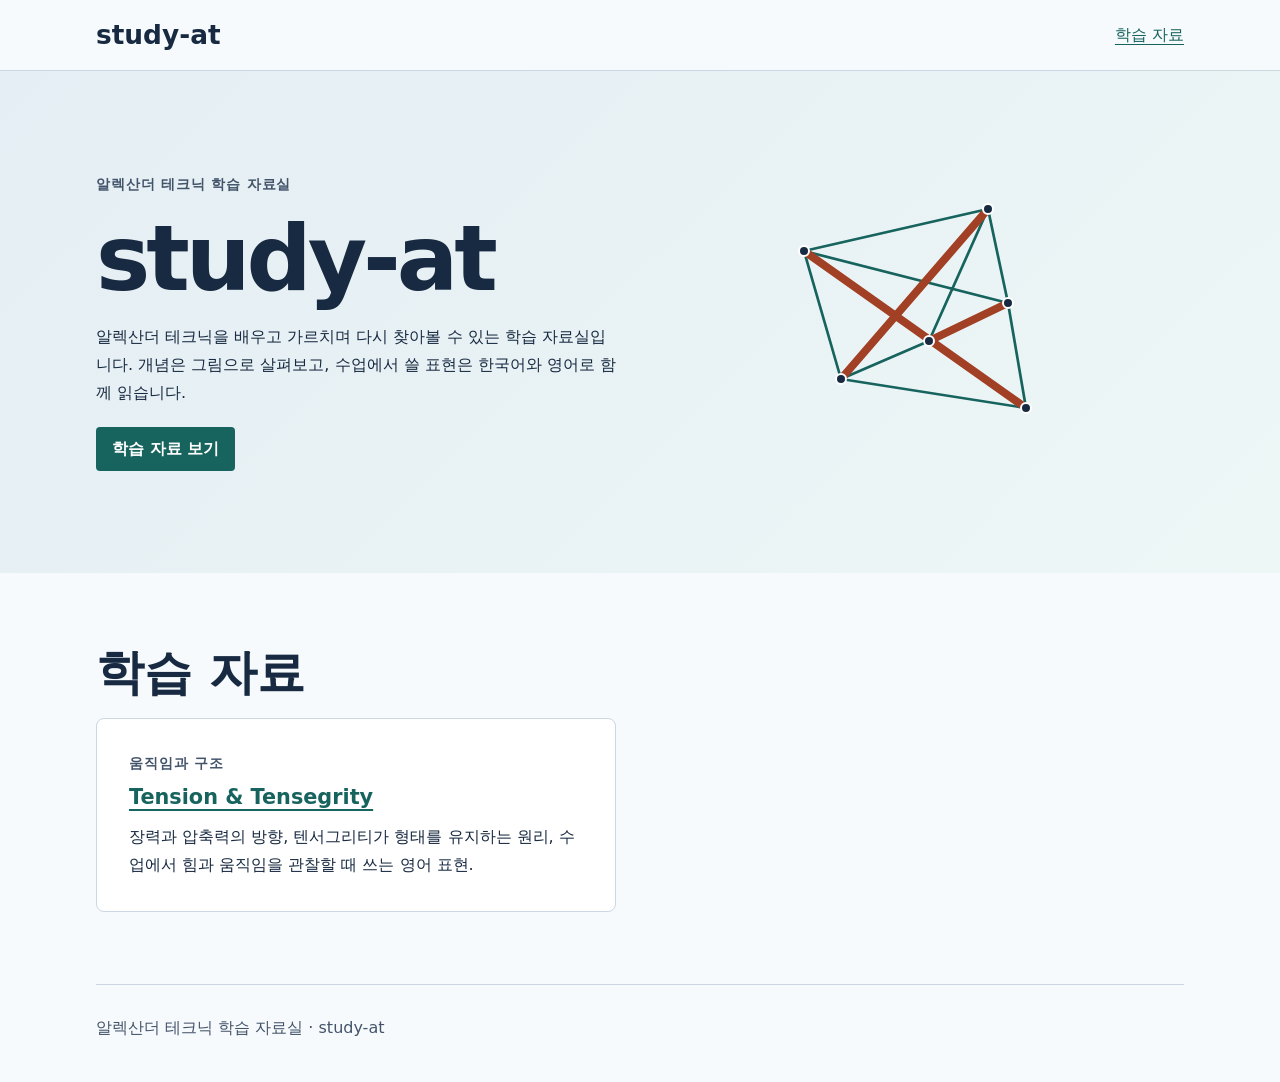
<file: index.html>
<!doctype html>
<html lang="ko">
<head><meta charset="utf-8"><meta name="viewport" content="width=device-width,initial-scale=1"><meta name="description" content="알렉산더 테크닉 한국어·영어 학습 자료실"><title>study-at · 알렉산더 테크닉 학습 자료실</title><link rel="stylesheet" href="style.css"></head>
<body>
<a class="skip" href="#main">본문으로 건너뛰기</a>
<header><div class="wrap bar"><a class="brand" lang="en" href="./">study-at</a><nav aria-label="주 메뉴"><a href="#library">학습 자료</a></nav></div></header>
<main id="main">
<div class="hero"><div class="wrap hero-grid"><div><p class="eyebrow">알렉산더 테크닉 학습 자료실</p><h1 lang="en">study-at</h1><p>알렉산더 테크닉을 배우고 가르치며 다시 찾아볼 수 있는 학습 자료실입니다. 개념은 그림으로 살펴보고, 수업에서 쓸 표현은 한국어와 영어로 함께 읽습니다.</p><a class="button" href="#library">학습 자료 보기</a></div><img src="lessons/prism.svg" width="360" height="310" alt="" style="max-width:100%;height:auto"></div></div>
<section id="library" class="wrap block"><h2>학습 자료</h2><div class="cards"><article class="card"><p class="eyebrow">움직임과 구조</p><h3><a href="lessons/tension-tensegrity.html" lang="en">Tension &amp; Tensegrity</a></h3><p>장력과 압축력의 방향, 텐서그리티가 형태를 유지하는 원리, 수업에서 힘과 움직임을 관찰할 때 쓰는 영어 표현.</p></article></div></section>
</main><footer class="wrap">알렉산더 테크닉 학습 자료실 · <span lang="en">study-at</span></footer>
</body></html>
</file>
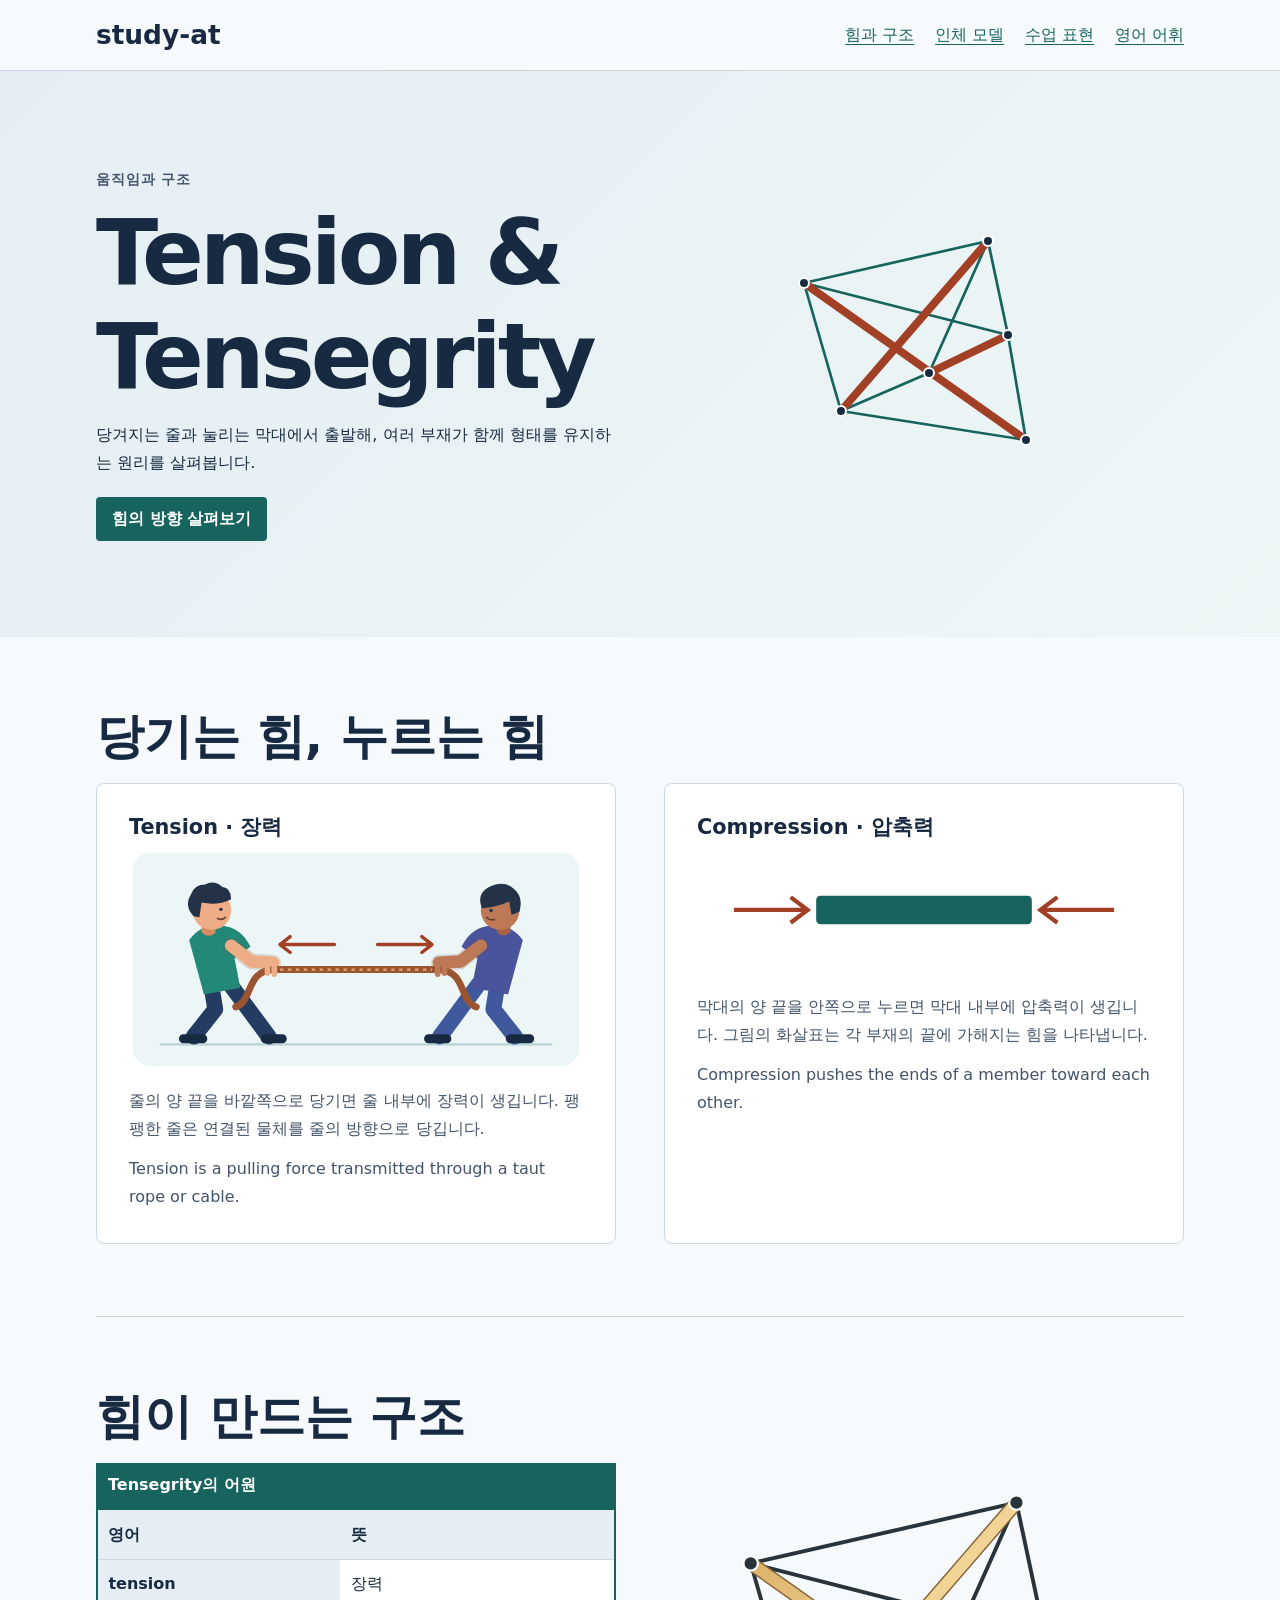
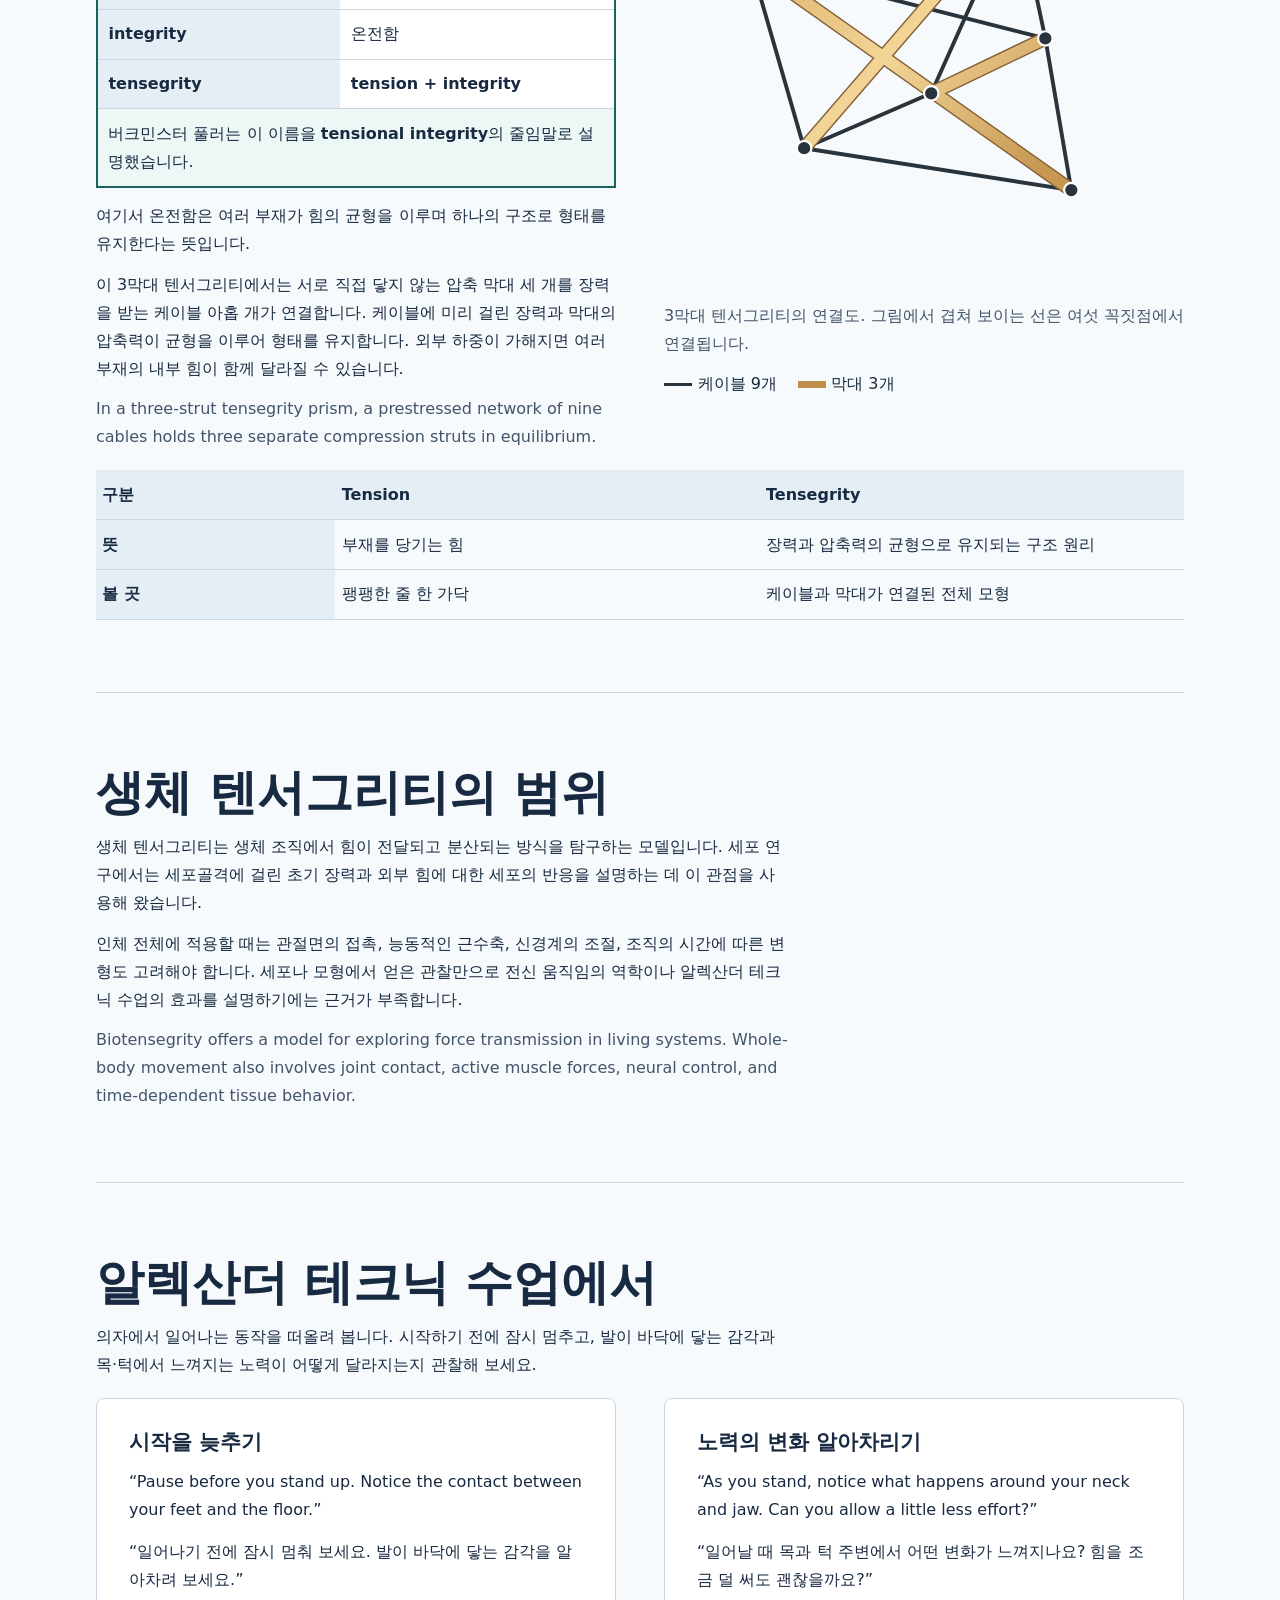
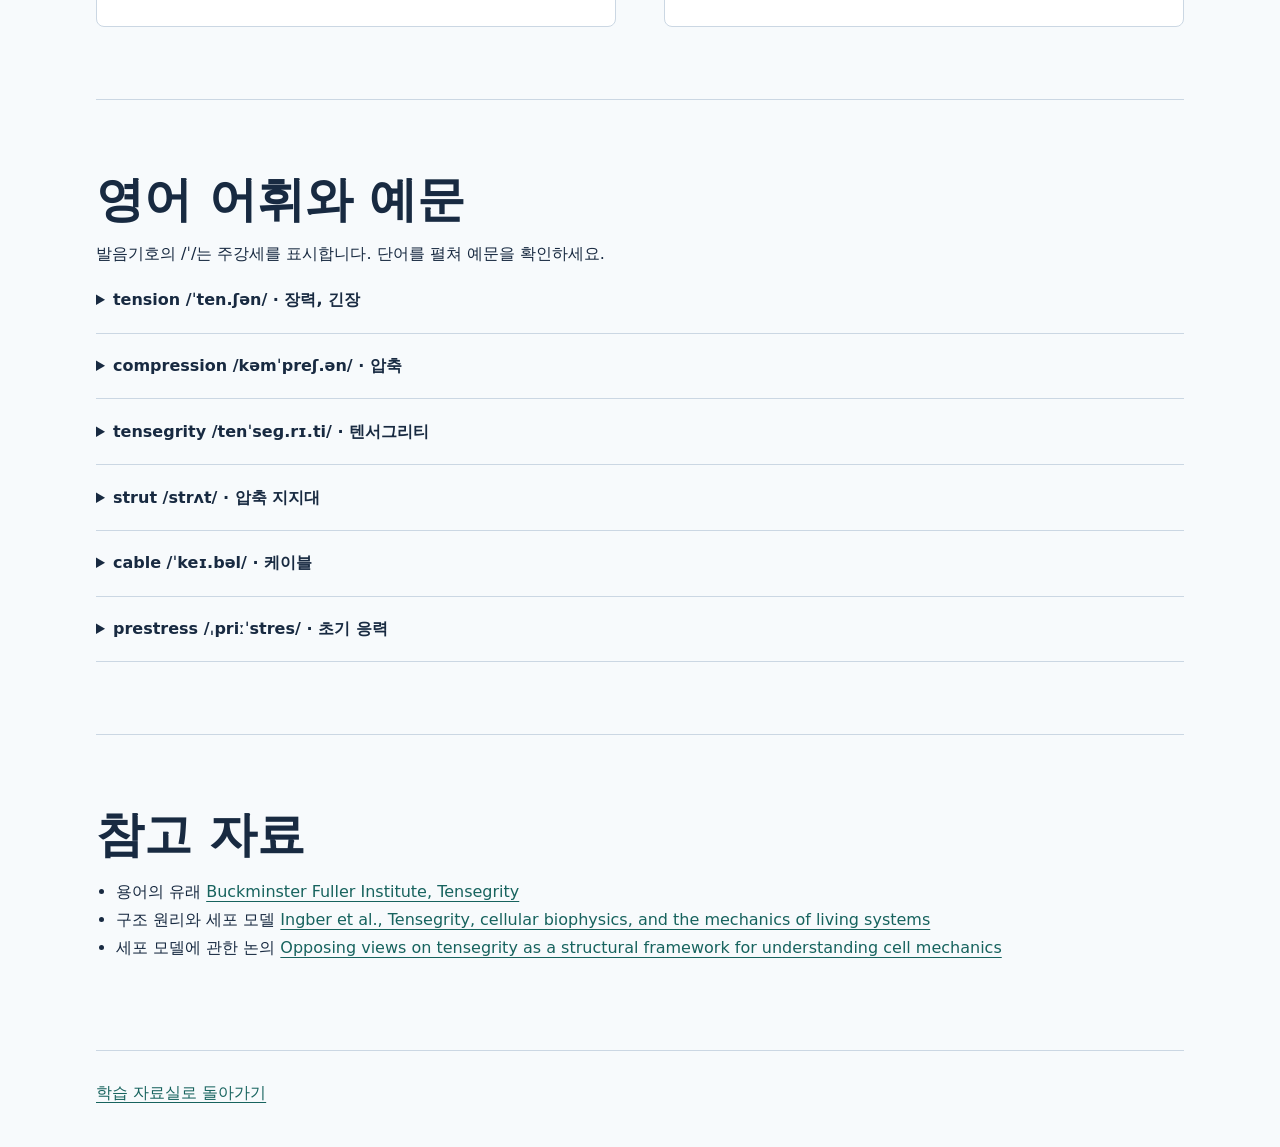
<file: lessons/tension-tensegrity.html>
<!doctype html>
<html lang="ko">
<head><meta charset="utf-8"><meta name="viewport" content="width=device-width,initial-scale=1"><meta name="description" content="장력, 압축력, 텐서그리티를 그림과 한영 예문으로 배우는 알렉산더 테크닉 학습 자료"><title>Tension &amp; Tensegrity · study-at</title><link rel="stylesheet" href="../style.css"></head>
<body>
<a class="skip" href="#main">본문으로 건너뛰기</a>
<header><div class="wrap bar"><a class="brand" lang="en" href="../">study-at</a><nav aria-label="이 자료의 목차"><a href="#forces">힘과 구조</a><a href="#body">인체 모델</a><a href="#practice">수업 표현</a><a href="#words">영어 어휘</a></nav></div></header>
<main id="main">
<div class="hero"><div class="wrap hero-grid"><div><p class="eyebrow">움직임과 구조</p><h1 lang="en">Tension &amp;<br>Tensegrity</h1><p>당겨지는 줄과 눌리는 막대에서 출발해, 여러 부재가 함께 형태를 유지하는 원리를 살펴봅니다.</p><a class="button" href="#forces">힘의 방향 살펴보기</a></div><img src="prism.svg" width="360" height="310" alt="" style="max-width:100%;height:auto"></div></div>
<section class="wrap block" id="forces"><h2>당기는 힘, 누르는 힘</h2>
<div class="cards">
<figure class="card"><h3><span lang="en">Tension</span> · 장력</h3>
<svg viewBox="0 0 400 208" role="img" aria-label="두 사람이 팽팽한 줄을 잡아당깁니다. 왼쪽 사람은 줄을 왼쪽으로, 오른쪽 사람은 줄을 오른쪽으로 당깁니다.">
  <rect x="3" y="12" width="394" height="188" rx="16" fill="#edf6f6"/>
  <path d="M28 181H372" stroke="#b9d2d5" stroke-width="2" stroke-linecap="round"/>
  <!-- Feet and legs brace against the floor. -->
  <path d="m72 126 4 24-19 24m32-46 17 23 17 23" fill="none" stroke="#243c62" stroke-width="14" stroke-linecap="round" stroke-linejoin="round"/>
  <path d="m325 126-4 24 19 24m-32-46-17 23-17 23" fill="none" stroke="#40599c" stroke-width="14" stroke-linecap="round" stroke-linejoin="round"/>
  <path d="M48 176h17m55 0h15m201 0h17m-89 0h16" fill="none" stroke="#182a41" stroke-width="8" stroke-linecap="round"/>
  <!-- Torso silhouettes and faces. -->
  <path d="M53 89q13-17 33-12 14 3 21 18l-14 10 5 26-32 6z" fill="#248879"/>
  <path d="M347 89q-13-17-33-12-14 3-21 18l14 10-5 26 32 6z" fill="#49549c"/>
  <path d="M64 74v8q5 6 12 1l1-10" fill="#d48a63"/>
  <path d="M324 73v9q6 6 12 0v-9" fill="#a96143"/>
  <circle cx="73" cy="63" r="17" fill="#edae87"/>
  <circle cx="327" cy="63" r="17" fill="#bd7955"/>
  <path d="M57 68q-9-9-2-20 3-8 12-8 8-4 15 2 8 1 8 11-12 6-26 3l-2 13z" fill="#243247"/>
  <path d="M311 61q-5-12 5-18 16-9 26 4 5 7 2 17l-7 3-2-12q-11 5-24 6z" fill="#243247"/>
  <g fill="#243247"><circle cx="81" cy="62" r="1.5"/><circle cx="319" cy="63" r="1.5"/></g>
  <path d="M78 70q4 2 7-1m230 0q3 3 7 2" fill="none" stroke="#6e422f" stroke-width="1.5" stroke-linecap="round"/>
  <!-- Hands meet the taut central span. The loose tails curve down. -->
  <path d="m90 94 18 14 19 1m183-15-18 14-19 1" fill="none" stroke="#754735" stroke-opacity=".18" stroke-width="14" stroke-linecap="round" stroke-linejoin="round"/>
  <path d="m90 94 18 14 19 1" fill="none" stroke="#edae87" stroke-width="11" stroke-linecap="round" stroke-linejoin="round"/>
  <path d="m310 94-18 14-19 1" fill="none" stroke="#bd7955" stroke-width="11" stroke-linecap="round" stroke-linejoin="round"/>
  <path d="M94 148c15-5 9-31 32-33h148c23 2 17 28 32 33" fill="none" stroke="#9a5430" stroke-width="6" stroke-linecap="round"/>
  <path d="M133 115h134" fill="none" stroke="#e0a36c" stroke-width="2" stroke-dasharray="3 4"/>
  <path d="M128 112v7m-6-7v6" stroke="#edae87" stroke-width="5" stroke-linecap="round"/>
  <path d="M272 112v7m6-7v6" stroke="#bd7955" stroke-width="5" stroke-linecap="round"/>
  <path class="force" d="M181 93h-48m9-7-9 7 9 7m77-7h48m-9-7 9 7-9 7" stroke-linecap="round" stroke-linejoin="round"/>
</svg><figcaption>줄의 양 끝을 바깥쪽으로 당기면 줄 내부에 장력이 생깁니다. 팽팽한 줄은 연결된 물체를 줄의 방향으로 당깁니다.</figcaption><p class="english" lang="en">Tension is a pulling force transmitted through a taut rope or cable.</p></figure>
<figure class="card"><h3><span lang="en">Compression</span> · 압축력</h3>
<svg viewBox="0 0 320 100" role="img" aria-label="막대의 양 끝에 중심을 향하는 화살표가 있습니다">
<rect x="84" y="40" width="152" height="20" rx="3" fill="#17635e"/><path class="force" d="M26 50h52m-12-9 12 9-12 9M294 50h-52m12-9-12 9 12 9"/>
</svg><figcaption>막대의 양 끝을 안쪽으로 누르면 막대 내부에 압축력이 생깁니다. 그림의 화살표는 각 부재의 끝에 가해지는 힘을 나타냅니다.</figcaption><p class="english" lang="en">Compression pushes the ends of a member toward each other.</p></figure>
</div></section>
<section class="wrap block" id="structure"><div class="hero-grid"><div><h2>힘이 만드는 구조</h2><table style="border:2px solid #17635e;background:#fff">
<caption style="caption-side:top;text-align:left;padding:.55rem .75rem;background:#17635e;color:#fff;font-weight:700"><span lang="en">Tensegrity</span>의 어원</caption>
<thead><tr><th scope="col" style="width:47%;padding-inline:.65rem">영어</th><th scope="col" style="padding-inline:.65rem">뜻</th></tr></thead>
<tbody>
<tr><th scope="row" lang="en" style="padding-inline:.65rem">tension</th><td style="padding-inline:.65rem">장력</td></tr>
<tr><th scope="row" lang="en" style="padding-inline:.65rem">integrity</th><td style="padding-inline:.65rem">온전함</td></tr>
<tr><th scope="row" lang="en" style="padding-inline:.65rem">tensegrity</th><td style="padding-inline:.65rem"><strong><span lang="en">tension</span> + <span lang="en">integrity</span></strong></td></tr>
</tbody>
<tfoot><tr><td colspan="2" style="padding:.65rem;background:#edf7f6">버크민스터 풀러는 이 이름을 <strong lang="en">tensional integrity</strong>의 줄임말로 설명했습니다.</td></tr></tfoot>
</table>
<p>여기서 온전함은 여러 부재가 힘의 균형을 이루며 하나의 구조로 형태를 유지한다는 뜻입니다.</p><p>이 3막대 텐서그리티에서는 서로 직접 닿지 않는 압축 막대 세 개를 장력을 받는 케이블 아홉 개가 연결합니다. 케이블에 미리 걸린 장력과 막대의 압축력이 균형을 이루어 형태를 유지합니다. 외부 하중이 가해지면 여러 부재의 내부 힘이 함께 달라질 수 있습니다.</p><p class="english" lang="en">In a three-strut tensegrity prism, a prestressed network of nine cables holds three separate compression struts in equilibrium.</p></div>
<figure><svg viewBox="0 0 360 310" role="img" aria-label="짙은 케이블 아홉 개와 밝은 나무색 압축 막대 세 개가 여섯 꼭짓점에서 연결됩니다">
<defs><linearGradient id="wood-tone" x1="0%" y1="0%" x2="100%" y2="80%">
  <stop offset="0%" stop-color="#d6aa62"/>
  <stop offset="52%" stop-color="#f2d596"/>
  <stop offset="100%" stop-color="#c79853"/>
</linearGradient></defs>
<!-- Three-node triangles, three interlayer cables, and three disjoint struts. -->
<path fill="none" stroke="#29333c" stroke-width="2.7" stroke-linejoin="round" d="M60 84 L244 42 L264 136 Z M97 212 L185 174 L282 241 Z M60 84 L97 212 M244 42 L185 174 M264 136 L282 241"/>
<g fill="none" stroke-linecap="round"><path stroke="#856239" stroke-width="10" d="M60 84 L282 241 M244 42 L97 212 M264 136 L185 174"/><path stroke="url(#wood-tone)" stroke-width="8" d="M60 84 L282 241 M244 42 L97 212 M264 136 L185 174"/></g>
<g fill="#29333c" stroke="#ffffff" stroke-width="1.5"><circle cx="60" cy="84" r="5"/><circle cx="244" cy="42" r="5"/><circle cx="264" cy="136" r="5"/><circle cx="97" cy="212" r="5"/><circle cx="185" cy="174" r="5"/><circle cx="282" cy="241" r="5"/></g>
</svg><figcaption>3막대 텐서그리티의 연결도. 그림에서 겹쳐 보이는 선은 여섯 꼭짓점에서 연결됩니다.</figcaption><div class="legend"><span><i class="key" style="border-color:#29333c" aria-hidden="true"></i>케이블 9개</span><span><i class="key strut" style="border-color:#bf8e4b" aria-hidden="true"></i>막대 3개</span></div></figure></div>
<table aria-label="장력과 텐서그리티 비교"><thead><tr><th scope="col">구분</th><th scope="col" lang="en">Tension</th><th scope="col" lang="en">Tensegrity</th></tr></thead><tbody>
<tr><th scope="row">뜻</th><td>부재를 당기는 힘</td><td>장력과 압축력의 균형으로 유지되는 구조 원리</td></tr>
<tr><th scope="row">볼 곳</th><td>팽팽한 줄 한 가닥</td><td>케이블과 막대가 연결된 전체 모형</td></tr>
</tbody></table></section>
<section class="wrap block" id="body"><h2>생체 텐서그리티의 범위</h2><p>생체 텐서그리티는 생체 조직에서 힘이 전달되고 분산되는 방식을 탐구하는 모델입니다. 세포 연구에서는 세포골격에 걸린 초기 장력과 외부 힘에 대한 세포의 반응을 설명하는 데 이 관점을 사용해 왔습니다.</p><p>인체 전체에 적용할 때는 관절면의 접촉, 능동적인 근수축, 신경계의 조절, 조직의 시간에 따른 변형도 고려해야 합니다. 세포나 모형에서 얻은 관찰만으로 전신 움직임의 역학이나 알렉산더 테크닉 수업의 효과를 설명하기에는 근거가 부족합니다.</p><p class="english" lang="en">Biotensegrity offers a model for exploring force transmission in living systems. Whole-body movement also involves joint contact, active muscle forces, neural control, and time-dependent tissue behavior.</p></section>
<section class="wrap block" id="practice"><h2>알렉산더 테크닉 수업에서</h2><p>의자에서 일어나는 동작을 떠올려 봅니다. 시작하기 전에 잠시 멈추고, 발이 바닥에 닿는 감각과 목·턱에서 느껴지는 노력이 어떻게 달라지는지 관찰해 보세요.</p>
<div class="cards"><article class="card"><h3>시작을 늦추기</h3><p lang="en">“Pause before you stand up. Notice the contact between your feet and the floor.”</p><p>“일어나기 전에 잠시 멈춰 보세요. 발이 바닥에 닿는 감각을 알아차려 보세요.”</p></article>
<article class="card"><h3>노력의 변화 알아차리기</h3><p lang="en">“As you stand, notice what happens around your neck and jaw. Can you allow a little less effort?”</p><p>“일어날 때 목과 턱 주변에서 어떤 변화가 느껴지나요? 힘을 조금 덜 써도 괜찮을까요?”</p></article></div>
</section>
<section class="wrap block" id="words"><h2>영어 어휘와 예문</h2>
<p>발음기호의 /ˈ/는 주강세를 표시합니다. 단어를 펼쳐 예문을 확인하세요.</p>
<details><summary><span lang="en">tension /ˈten.ʃən/</span> · 장력, 긴장</summary><p lang="en">The cable is under tension. I feel tension in my jaw.</p><p>케이블에 장력이 걸려 있다. 턱에서 긴장감이 느껴진다. <span lang="en">Under tension</span>은 역학적 상태, <span lang="en">feel tension</span>은 여기서 주관적 감각을 표현합니다.</p></details>
<details><summary><span lang="en">compression /kəmˈpreʃ.ən/</span> · 압축</summary><p lang="en">The strut is in compression.</p><p>막대가 압축력을 받고 있다.</p></details>
<details><summary><span lang="en">tensegrity /tenˈseɡ.rɪ.ti/</span> · 텐서그리티</summary><p lang="en">The tensegrity model holds its shape through a balance of tension and compression.</p><p>텐서그리티 모형은 장력과 압축력의 균형으로 형태를 유지한다.</p></details>
<details><summary><span lang="en">strut /strʌt/</span> · 압축 지지대</summary><p lang="en">Each strut connects two nodes.</p><p>각 막대는 두 꼭짓점을 연결한다.</p></details>
<details><summary><span lang="en">cable /ˈkeɪ.bəl/</span> · 케이블</summary><p lang="en">The cables pull on the ends of the struts.</p><p>케이블은 막대의 끝을 당긴다.</p></details>
<details><summary><span lang="en">prestress /ˌpriːˈstres/</span> · 초기 응력</summary><p lang="en">The model has prestress before any extra load is applied.</p><p>모형에는 추가 하중을 가하기 전부터 초기 응력이 걸려 있다.</p></details>
</section>
<section class="wrap block"><h2>참고 자료</h2><ul>
<li>용어의 유래 <a href="https://www.bfi.org/about-fuller/big-ideas/tensegrity/" lang="en">Buckminster Fuller Institute, Tensegrity</a></li>
<li>구조 원리와 세포 모델 <a href="https://pmc.ncbi.nlm.nih.gov/articles/PMC4112545/" lang="en">Ingber et al., Tensegrity, cellular biophysics, and the mechanics of living systems</a></li>
<li>세포 모델에 관한 논의 <a href="https://journals.physiology.org/doi/full/10.1152/jappl.2000.89.4.1663" lang="en">Opposing views on tensegrity as a structural framework for understanding cell mechanics</a></li>
</ul></section>
</main><footer class="wrap"><a href="../">학습 자료실로 돌아가기</a></footer>
</body></html>
</file>
<file: style.css>
:root{color-scheme:light;--paper:#f7fafc;--ink:#182a41;--muted:#43546a;--green:#17635e;--line:#cbd7e3;--clay:#a14025;--wash:#e4eef4;--white:#ffffff}
*{box-sizing:border-box}
body{margin:0;background:var(--paper);color:var(--ink);font:1rem/1.75 system-ui,"Apple SD Gothic Neo",sans-serif}
.wrap{width:min(100% - 2.5rem,68rem);margin-inline:auto}
header{border-bottom:1px solid var(--line)}
.bar, nav,.legend{display:flex;align-items:center;flex-wrap:wrap;gap:.5rem 1.3rem}
.bar{justify-content:space-between;padding-block:.8rem}
nav a,.brand{display:inline-flex;align-items:center;min-height:44px}
.brand{font:700 1.65rem system-ui,sans-serif;text-decoration:none;color:var(--ink)}
a{color:var(--green);text-underline-offset:.22em}
:focus-visible{outline:3px solid var(--clay);outline-offset:4px}
.skip{position:absolute;top:.5rem;left:.5rem;transform:translateY(-150%);background:var(--white);padding:.5rem;z-index:2}
.skip:focus{transform:none}
.hero{padding-block:clamp(2.7rem,8vw,6rem);background:var(--wash)}
.hero-grid,.cards{display:grid;grid-template-columns:repeat(2,minmax(0,1fr));gap:clamp(1rem,4vw,3rem);align-items:center}
small,.eyebrow{font-size:.875rem;color:var(--muted);letter-spacing:.06em}
h1,h2,h3,p,figure{margin:0}
h1,h2,h3{line-height:1.13}
h1,h2{font-family:system-ui,"Apple SD Gothic Neo",sans-serif}
h1{font-size:clamp(2.9rem,8vw,6.8rem);letter-spacing:-.045em}
h2{font-size:clamp(1.75rem,5vw,3rem)}
h3{font-size:1.3rem}
p{margin-top:.85rem;max-width:68ch}
section.block{padding-block:clamp(2.5rem,6vw,4.5rem);border-bottom:1px solid var(--line)}
.card{background:var(--white);border:1px solid var(--line);border-radius:.5rem;padding:clamp(1rem,3vw,2rem);align-self:stretch}
.cards,.card + .card{margin-top:1.2rem}
.cards .card + .card{margin-top:0}
.tag{color:var(--clay);font-weight:700}
.eyebrow{margin:0 0 .65rem;font-weight:700}
.button{display:inline-flex;min-height:44px;align-items:center;margin-top:1.25rem;padding:.45rem 1rem;background:var(--green);color:var(--white);border-radius:.25rem;text-decoration:none;font-weight:650}
svg{width:100%;height:auto;display:block}
.cables{stroke:#17635e;stroke-width:2.5;fill:none;stroke-linejoin:round}
.struts{stroke:#a14025;stroke-width:8;fill:none;stroke-linecap:round}
.joints{fill:#182a41;stroke:#ffffff;stroke-width:1.8}
.force{stroke:#a14025;stroke-width:3;fill:none}
figcaption,.english{color:var(--muted);margin-top:.75rem}
.legend{margin-top:.75rem}
.key{display:inline-block;width:1.75rem;vertical-align:middle;margin-right:.35rem;border-top:3px solid var(--green)}
.key.strut{border-top:7px solid var(--clay)}
table{border-collapse:collapse;width:100%;margin-top:1.2rem;table-layout:fixed}
th,td{vertical-align:top;text-align:left;border-bottom:1px solid var(--line);padding:.65rem .4rem;overflow-wrap:anywhere}
thead,tbody th{background:var(--wash)}
th:first-child{width:22%}
details{border-bottom:1px solid var(--line);padding-block:.6rem}
summary{cursor:pointer;padding:.55rem 0;font-weight:700;min-height:44px}
footer{padding-block:1.8rem 2.5rem;color:var(--muted)}
ul{padding-left:1.25em}
@media(max-width:43rem){.hero-grid,.cards{grid-template-columns:1fr}.hero svg{max-width:20rem;margin-inline:auto}}
.hero{background:linear-gradient(135deg,#e4eef4,#edf7f6)}
.hero-grid>img{justify-self:center;max-width:min(100%,23rem)!important}
h1{font-size:clamp(2.65rem,7.3vw,5.7rem)}
</file>
